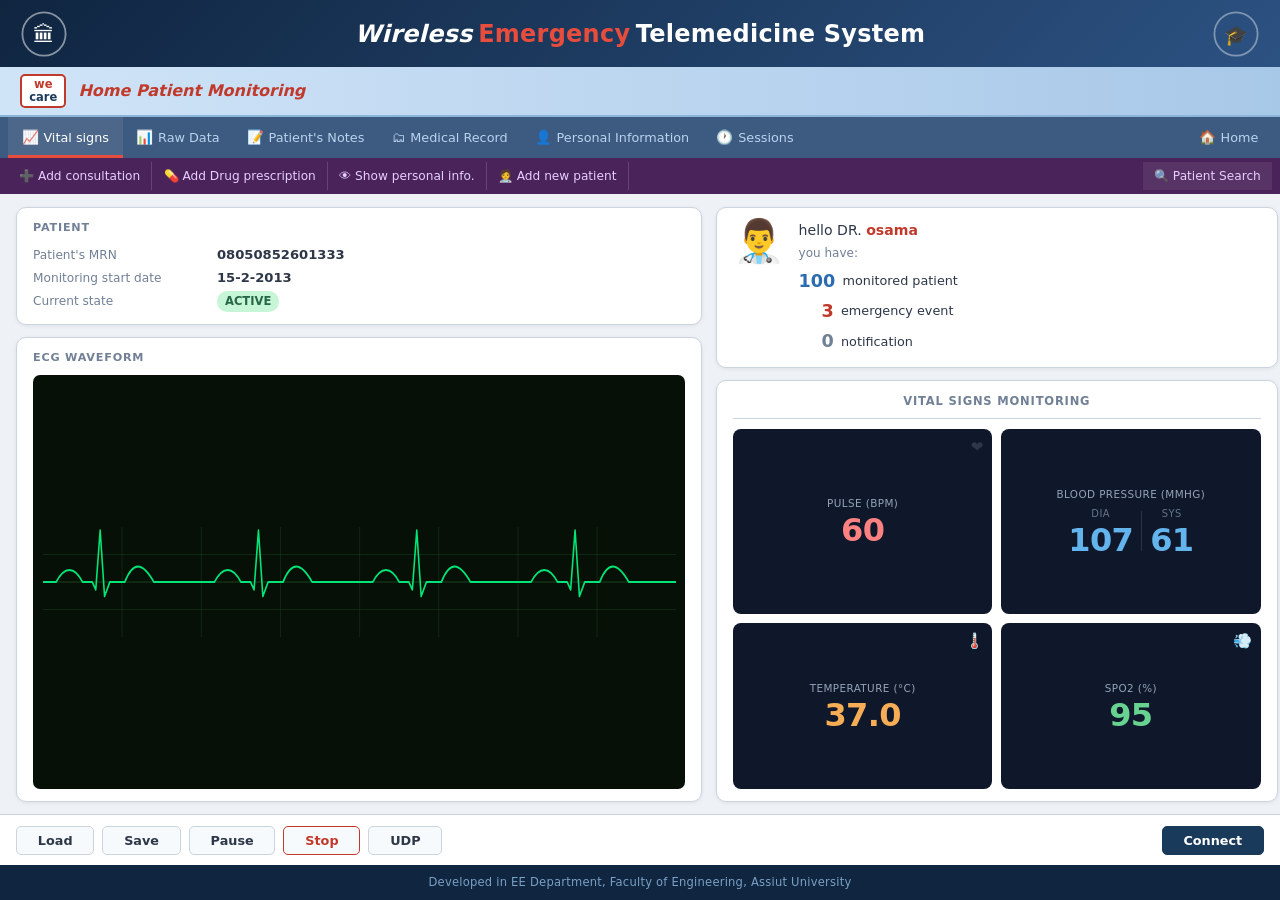
<file: ichidera/index.html>
<!DOCTYPE html>
<html lang="en">
<head>
  <meta charset="UTF-8" />
  <meta name="viewport" content="width=device-width, initial-scale=1.0" />
  <title>WETS — Home Patient Monitoring</title>
  <link rel="stylesheet" href="style.css" />
</head>
<body>

  <!-- header -->
  <header class="site-header">
    <div class="header-logo">
      <svg viewBox="0 0 40 40" fill="none" xmlns="http://www.w3.org/2000/svg">
        <circle cx="20" cy="20" r="18" stroke="rgba(255,255,255,0.5)" stroke-width="1.5"/>
        <text x="50%" y="55%" dominant-baseline="middle" text-anchor="middle" fill="white" font-size="18">🏛</text>
      </svg>
    </div>
    <div class="header-title">
      <span class="title-wireless">Wireless</span>
      <span class="title-emergency">Emergency</span>
      <span class="title-rest">Telemedicine System</span>
    </div>
    <div class="header-logo header-logo--right">
      <svg viewBox="0 0 40 40" fill="none" xmlns="http://www.w3.org/2000/svg">
        <circle cx="20" cy="20" r="18" stroke="rgba(255,255,255,0.4)" stroke-width="1.5"/>
        <text x="50%" y="55%" dominant-baseline="middle" text-anchor="middle" fill="white" font-size="16">🎓</text>
      </svg>
    </div>
  </header>

  <!-- sub-header -->
  <div class="sub-header">
    <div class="we-care-badge">
      <span class="wc-we">we</span>
      <span class="wc-care">care</span>
    </div>
    <h2 class="sub-header-title">Home Patient Monitoring</h2>
  </div>

  <!-- nav -->
  <nav class="main-nav" role="navigation" aria-label="Main navigation">
    <a href="#" class="nav-tab nav-tab--active" aria-current="page">
      <span class="nav-icon">📈</span> Vital signs
    </a>
    <a href="#" class="nav-tab">
      <span class="nav-icon">📊</span> Raw Data
    </a>
    <a href="#" class="nav-tab">
      <span class="nav-icon">📝</span> Patient's Notes
    </a>
    <a href="#" class="nav-tab">
      <span class="nav-icon">🗂</span> Medical Record
    </a>
    <a href="#" class="nav-tab">
      <span class="nav-icon">👤</span> Personal Information
    </a>
    <a href="#" class="nav-tab">
      <span class="nav-icon">🕐</span> Sessions
    </a>
    <a href="#" class="nav-tab nav-tab--home">
      <span class="nav-icon">🏠</span> Home
    </a>
  </nav>

  <!-- action bar -->
  <div class="action-bar" role="toolbar" aria-label="Quick actions">
    <a href="#" class="action-btn">➕ Add consultation</a>
    <a href="#" class="action-btn">💊 Add Drug prescription</a>
    <a href="#" class="action-btn">👁 Show personal info.</a>
    <a href="#" class="action-btn">🧑‍⚕️ Add new patient</a>
    <a href="#" class="action-btn action-btn--search">🔍 Patient Search</a>
  </div>

  <!-- main content -->
  <main class="main-content">

    <!-- left column -->
    <section class="left-col">

      <!-- Patient quick-info -->
      <div class="patient-card">
        <p class="card-eyebrow">patient</p>
        <dl class="patient-dl">
          <div class="patient-dl__row">
            <dt>Patient's MRN</dt>
            <dd>08050852601333</dd>
          </div>
          <div class="patient-dl__row">
            <dt>Monitoring start date</dt>
            <dd>15-2-2013</dd>
          </div>
          <div class="patient-dl__row">
            <dt>Current state</dt>
            <dd><span class="badge badge--active">active</span></dd>
          </div>
        </dl>
      </div>

      <!-- ECG Waveform -->
      <div class="ecg-card">
        <p class="card-eyebrow">ECG waveform</p>
        <div class="ecg-display" role="img" aria-label="Live ECG waveform">
          <svg
            class="ecg-svg"
            viewBox="0 0 720 100"
            preserveAspectRatio="none"
            xmlns="http://www.w3.org/2000/svg"
          >
            <!-- Horizontal grid lines -->
            <line x1="0" y1="25"  x2="720" y2="25"  stroke="#1a4020" stroke-width="0.5"/>
            <line x1="0" y1="50"  x2="720" y2="50"  stroke="#1d5025" stroke-width="0.8"/>
            <line x1="0" y1="75"  x2="720" y2="75"  stroke="#1a4020" stroke-width="0.5"/>
            <!-- Vertical grid lines -->
            <line x1="90"  y1="0" x2="90"  y2="100" stroke="#1a4020" stroke-width="0.5"/>
            <line x1="180" y1="0" x2="180" y2="100" stroke="#1a4020" stroke-width="0.5"/>
            <line x1="270" y1="0" x2="270" y2="100" stroke="#1a4020" stroke-width="0.5"/>
            <line x1="360" y1="0" x2="360" y2="100" stroke="#1a4020" stroke-width="0.5"/>
            <line x1="450" y1="0" x2="450" y2="100" stroke="#1a4020" stroke-width="0.5"/>
            <line x1="540" y1="0" x2="540" y2="100" stroke="#1a4020" stroke-width="0.5"/>
            <line x1="630" y1="0" x2="630" y2="100" stroke="#1a4020" stroke-width="0.5"/>
            <!-- ECG trace — 4 PQRST cycles across 720px (180px each) -->
            <path
              d="
                M 0,50
                L 15,50
                Q 22,39 30,39 Q 38,39 45,50
                L 56,50 L 60,57 L 65,3 L 70,63 L 76,50
                L 93,50
                Q 100,36 108,36 Q 116,36 126,50
                L 180,50

                L 195,50
                Q 202,39 210,39 Q 218,39 225,50
                L 236,50 L 240,57 L 245,3 L 250,63 L 256,50
                L 273,50
                Q 280,36 288,36 Q 296,36 306,50
                L 360,50

                L 375,50
                Q 382,39 390,39 Q 398,39 405,50
                L 416,50 L 420,57 L 425,3 L 430,63 L 436,50
                L 453,50
                Q 460,36 468,36 Q 476,36 486,50
                L 540,50

                L 555,50
                Q 562,39 570,39 Q 578,39 585,50
                L 596,50 L 600,57 L 605,3 L 610,63 L 616,50
                L 633,50
                Q 640,36 648,36 Q 656,36 666,50
                L 720,50
              "
              fill="none"
              stroke="#00e676"
              stroke-width="1.8"
              stroke-linejoin="round"
              stroke-linecap="round"
            />
          </svg>
        </div>
      </div>

    </section>

    <!-- right column -->
    <section class="right-col">

      <!-- Doctor greeting / summary -->
      <div class="greeting-card">
        <div class="greeting-avatar" aria-hidden="true">👨‍⚕️</div>
        <div class="greeting-body">
          <p class="greeting-hello">hello DR. <strong>osama</strong></p>
          <p class="greeting-sub">you have:</p>
          <ul class="summary-list">
            <li>
              <span class="summary-num summary-num--blue">100</span>
              <span class="summary-label">monitored patient</span>
            </li>
            <li>
              <span class="summary-num summary-num--red">3</span>
              <span class="summary-label">emergency event</span>
            </li>
            <li>
              <span class="summary-num summary-num--muted">0</span>
              <span class="summary-label">notification</span>
            </li>
          </ul>
        </div>
      </div>

      <!-- Vital signs monitoring -->
      <div class="vitals-card">
        <p class="vitals-heading">Vital Signs Monitoring</p>
        <div class="vitals-grid">

          <!-- Pulse -->
          <div class="vital pulse">
            <span class="vital-icon" aria-hidden="true">❤️</span>
            <p class="vital-label">pulse (bpm)</p>
            <p class="vital-value">60</p>
          </div>

          <!-- Blood pressure -->
          <div class="vital bp">
            <p class="vital-label">Blood Pressure (mmHg)</p>
            <div class="bp-row">
              <div class="bp-cell">
                <p class="bp-tag">DIA</p>
                <p class="vital-value">107</p>
              </div>
              <div class="bp-divider" aria-hidden="true"></div>
              <div class="bp-cell">
                <p class="bp-tag">SYS</p>
                <p class="vital-value">61</p>
              </div>
            </div>
          </div>

          <!-- Temperature -->
          <div class="vital temp">
            <span class="vital-icon" aria-hidden="true">🌡️</span>
            <p class="vital-label">Temperature (°C)</p>
            <p class="vital-value">37.0</p>
          </div>

          <!-- SpO2 -->
          <div class="vital spo2">
            <span class="vital-icon" aria-hidden="true">💨</span>
            <p class="vital-label">SpO2 (%)</p>
            <p class="vital-value">95</p>
          </div>

        </div>
      </div>

    </section>
  </main>

  <!-- controls bar -->
  <div class="controls-bar">
    <button class="ctrl-btn" type="button">Load</button>
    <button class="ctrl-btn" type="button">Save</button>
    <button class="ctrl-btn" type="button">Pause</button>
    <button class="ctrl-btn ctrl-btn--danger" type="button">Stop</button>
    <button class="ctrl-btn" type="button">UDP</button>
    <button class="ctrl-btn ctrl-btn--primary" type="button">Connect</button>
  </div>

  <!-- footer -->
  <footer class="site-footer">
    Developed in EE Department, Faculty of Engineering, Assiut University
  </footer>

</body>
</html>
</file>
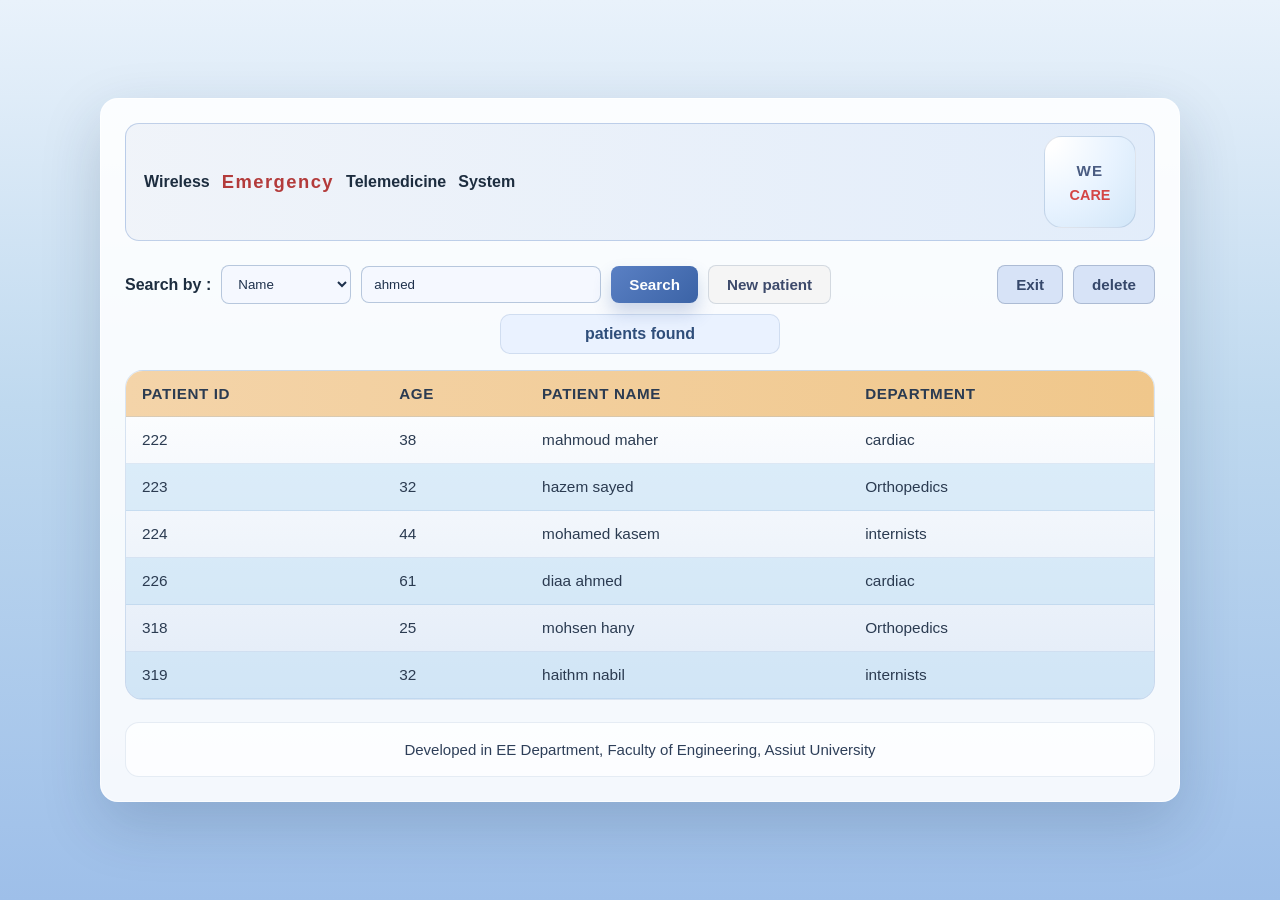
<file: Success/index.html>
<!DOCTYPE html>
<html lang="en">
<head>
  <meta charset="UTF-8" />
  <meta name="viewport" content="width=device-width, initial-scale=1.0" />
  <title>Wireless Emergency Telemedicine System</title>
  <link rel="stylesheet" href="style.css" />
</head>
<body>
  <div class="app-shell">
    <header class="app-header">
      <div class="brand">
        <span class="brand-small">Wireless</span>
        <span class="brand-highlight">Emergency</span>
        <span class="brand-small">Telemedicine</span>
        <span class="brand-small">System</span>
      </div>
      <div class="logo-panel">
        <div class="logo-badge">
          <div class="logo-text">we</div>
          <div class="logo-heart">care</div>
        </div>
      </div>
    </header>

    <section class="controls-panel">
      <form class="search-form" action="#" method="get" onsubmit="return false;">
        <label class="search-label" for="filter">Search by :</label>
        <select id="filter" name="filter">
          <option value="name">Name</option>
          <option value="id">Patient ID</option>
          <option value="department">Department</option>
        </select>
        <input type="text" name="query" placeholder="ahmed" value="ahmed" />
        <button type="submit" class="btn btn-primary">Search</button>
        <button type="button" class="btn btn-secondary">New patient</button>
      </form>
      <div class="action-panel">
        <button type="button" class="btn btn-tertiary">Exit</button>
        <button type="button" class="btn btn-tertiary">delete</button>
      </div>
    </section>

    <div class="status-bar">patients found</div>

    <section class="table-container">
      <table>
        <thead>
          <tr>
            <th>Patient ID</th>
            <th>age</th>
            <th>Patient Name</th>
            <th>department</th>
          </tr>
        </thead>
        <tbody>
          <tr>
            <td>222</td>
            <td>38</td>
            <td>mahmoud maher</td>
            <td>cardiac</td>
          </tr>
          <tr>
            <td>223</td>
            <td>32</td>
            <td>hazem sayed</td>
            <td>Orthopedics</td>
          </tr>
          <tr>
            <td>224</td>
            <td>44</td>
            <td>mohamed kasem</td>
            <td>internists</td>
          </tr>
          <tr>
            <td>226</td>
            <td>61</td>
            <td>diaa ahmed</td>
            <td>cardiac</td>
          </tr>
          <tr>
            <td>318</td>
            <td>25</td>
            <td>mohsen hany</td>
            <td>Orthopedics</td>
          </tr>
          <tr>
            <td>319</td>
            <td>32</td>
            <td>haithm nabil</td>
            <td>internists</td>
          </tr>
        </tbody>
      </table>
    </section>

    <footer class="app-footer">
      Developed in EE Department, Faculty of Engineering, Assiut University
    </footer>
  </div>
</body>
</html>
</file>
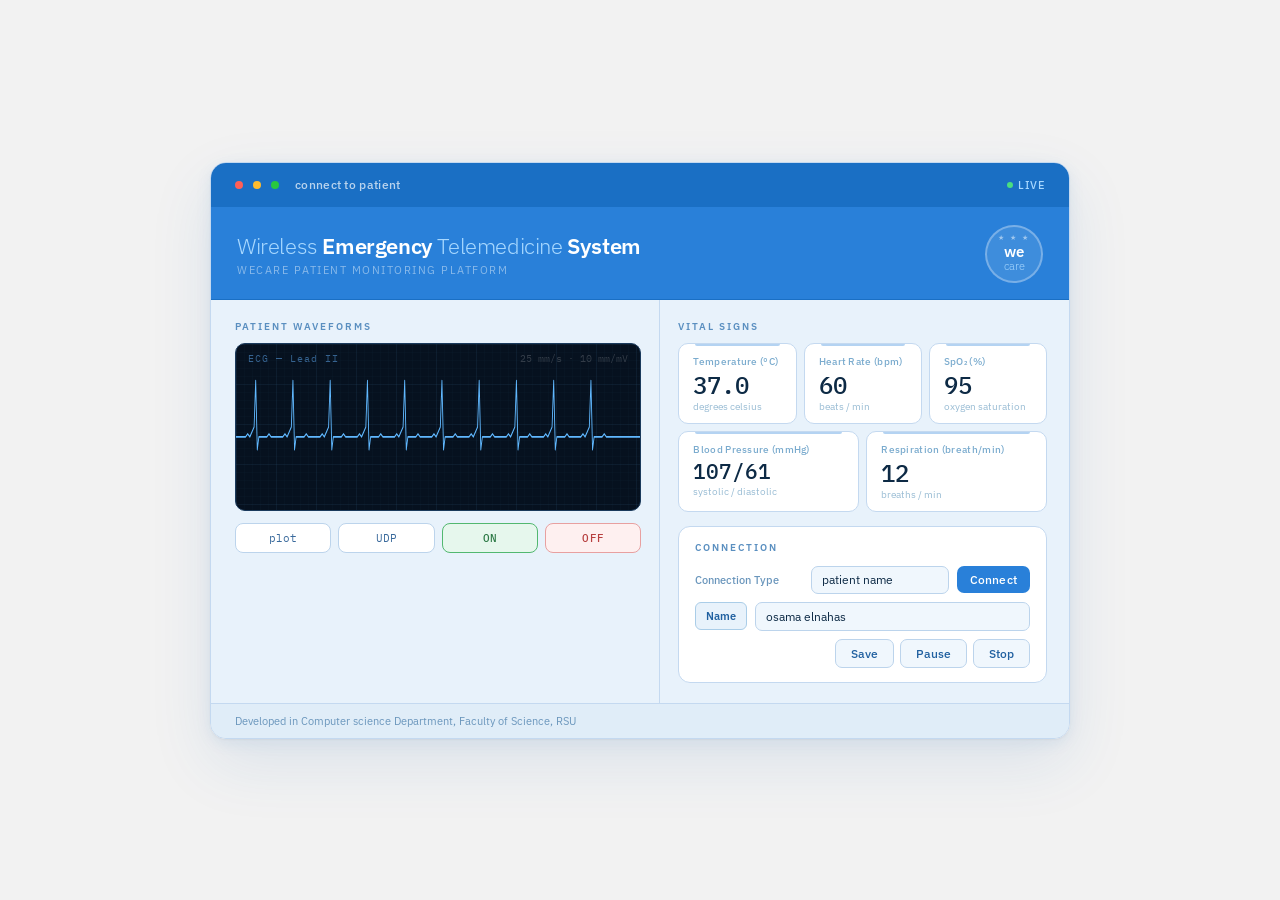
<file: Sobomate/vitals.html>
<!DOCTYPE html>
<html lang="en">
<head>
  <meta charset="UTF-8">
  <title>Patient Vitals Monitor</title>
<link rel="stylesheet" href="vitals.css"></head>
  <body>

<div class="app">

  <!-- topbar -->
  <div class="topbar">
    <div class="topbar-left">
      <div class="topbar-dot td-r"></div>
      <div class="topbar-dot td-y"></div>
      <div class="topbar-dot td-g"></div>
      <span class="topbar-title">connect to patient</span>
    </div>
    <div class="topbar-right">
      <div class="live-badge"><div class="live-dot"></div> LIVE</div>
    </div>
  </div>
<!-- header -->
  <div class="header">
    <div>
      <div class="brand-name"><span>Wireless</span> Emergency <span>Telemedicine</span> System</div>
      <div class="brand-sub">WeCare Patient Monitoring Platform</div>
    </div>
    <div class="we-care">
      <div class="wc-stars">★ ★ ★</div>
      <div class="wc-we">we</div>
      <div class="wc-care">care</div>
    </div>
  </div>

  <!-- body -->
  <div class="body">

    <!-- left -->
    <div class="left">
      <div class="section-label">Patient Waveforms</div>

      <div class="ecg-shell">
        <div class="ecg-bar">
          <span class="ecg-ch">ECG — Lead II</span>
          <span class="ecg-hz">25 mm/s · 10 mm/mV</span>
        </div>

        <svg class="ecg-svg" viewBox="0 0 760 168" preserveAspectRatio="none" xmlns="http://www.w3.org/2000/svg">
          <polyline
            fill="none"
            stroke="#60b8ff"
            stroke-width="1.7"
            stroke-linejoin="round"
            stroke-linecap="round"
            points="
              0,94 18,94 22,91 26,94 34,84 37,37 40,107 43,94
              58,94 62,91 66,94 70,94
              88,94 92,91 96,94 104,84 107,37 110,107 113,94
              128,94 132,91 136,94 140,94
              158,94 162,91 166,94 174,84 177,37 180,107 183,94
              198,94 202,91 206,94 210,94
              228,94 232,91 236,94 244,84 247,37 250,107 253,94
              268,94 272,91 276,94 280,94
              298,94 302,91 306,94 314,84 317,37 320,107 323,94
              338,94 342,91 346,94 350,94
              368,94 372,91 376,94 384,84 387,37 390,107 393,94
              408,94 412,91 416,94 420,94
              438,94 442,91 446,94 454,84 457,37 460,107 463,94
              478,94 482,91 486,94 490,94
              508,94 512,91 516,94 524,84 527,37 530,107 533,94
              548,94 552,91 556,94 560,94
              578,94 582,91 586,94 594,84 597,37 600,107 603,94
              618,94 622,91 626,94 630,94
              648,94 652,91 656,94 664,84 667,37 670,107 673,94
              688,94 692,91 696,94 760,94
            "
          />
        </svg>
      </div>

      <div class="ctrl-row">
        <div class="ctrl-btn">plot</div>
        <div class="ctrl-btn">UDP</div>
        <div class="ctrl-btn on">ON</div>
        <div class="ctrl-btn off">OFF</div>
      </div>
    </div>

    <!-- right -->
    <div class="right">

      <div>
        <div class="section-label" style="margin-bottom:10px;">Vital Signs</div>

        <div class="vitals-row vr-3" style="margin-bottom:7px;">
          <div class="vcard">
            <div class="vcard-lbl">Temperature (°C)</div>
            <div class="vcard-val">37.0</div>
            <div class="vcard-unit">degrees celsius</div>
          </div>
          <div class="vcard">
            <div class="vcard-lbl">Heart Rate (bpm)</div>
            <div class="vcard-val">60</div>
            <div class="vcard-unit">beats / min</div>
          </div>
          <div class="vcard">
            <div class="vcard-lbl">SpO₂ (%)</div>
            <div class="vcard-val">95</div>
            <div class="vcard-unit">oxygen saturation</div>
          </div>
        </div>

        <div class="vitals-row vr-2">
          <div class="vcard">
            <div class="vcard-lbl">Blood Pressure (mmHg)</div>
            <div class="vcard-val" style="font-size:21px;">107/61</div>
            <div class="vcard-unit">systolic / diastolic</div>
          </div>
          <div class="vcard">
            <div class="vcard-lbl">Respiration (breath/min)</div>
            <div class="vcard-val">12</div>
            <div class="vcard-unit">breaths / min</div>
          </div>
        </div>
      </div>

      <!-- connect -->
      <div class="connect-box">
        <div class="conn-title">Connection</div>

        <div class="f-row">
          <span class="f-lbl">Connection Type</span>
          <select class="f-select">
            <option>patient name</option>
            <option>patient ID</option>
            <option>room number</option>
          </select>
          <button class="conn-btn">Connect</button>
        </div>

        <div class="f-row">
          <span class="name-tag">Name</span>
          <input class="f-input" type="text" value="osama elnahas" />
        </div>

        <div class="action-row">
          <button class="act-btn">Save</button>
          <button class="act-btn">Pause</button>
          <button class="act-btn">Stop</button>
        </div>
      </div>

    </div>
  </div>

  <!-- footer -->
  <div class="footer">
    <span class="footer-txt">Developed in Computer science Department, Faculty of Science, RSU</span>
  </div>

</div>

</body>
</html>
</file>
<file: ichidera/style.css>
/* reset & base */
*, *::before, *::after {
  box-sizing: border-box;
  margin: 0;
  padding: 0;
}

:root {
  --navy:        #1a3a5c;
  --navy-dark:   #0f2540;
  --navy-light:  #2c5282;
  --red:         #c0392b;
  --red-light:   #e74c3c;
  --purple:      #4a235a;
  --purple-light:#6b3686;
  --green:       #27ae60;

  --bg:          #eef2f7;
  --surface:     #ffffff;
  --border:      #cbd5e0;

  --text:        #2d3748;
  --text-muted:  #718096;

  --ecg-bg:      #071007;

  /* vital sign accent colours */
  --pulse-col:   #fc8181;
  --bp-col:      #63b3ed;
  --temp-col:    #f6ad55;
  --spo2-col:    #68d391;
}

html, body {
  height: 100%;
}

body {
  font-family: 'Segoe UI', system-ui, -apple-system, sans-serif;
  background: var(--bg);
  color: var(--text);
  display: flex;
  flex-direction: column;
  min-height: 100vh;
  font-size: 14px;
  line-height: 1.5;
}

/* header */
.site-header {
  background: linear-gradient(135deg, var(--navy-dark) 0%, var(--navy-light) 100%);
  display: flex;
  align-items: center;
  justify-content: space-between;
  padding: 0.6rem 1.25rem;
  gap: 1rem;
}

.header-logo {
  width: 48px;
  height: 48px;
  flex-shrink: 0;
}

.header-logo svg {
  width: 100%;
  height: 100%;
}

.header-title {
  display: flex;
  flex-wrap: wrap;
  align-items: baseline;
  justify-content: center;
  gap: 0.35rem;
  font-size: 1.5rem;
  font-weight: 700;
  letter-spacing: 0.01em;
}

.title-wireless  { font-style: italic; color: #fff; }
.title-emergency { color: var(--red-light); }
.title-rest      { color: #fff; }

/* sub-header */
.sub-header {
  background: linear-gradient(to right, #d0e4f7, #a8c8e8);
  border-bottom: 2px solid #8ab4d8;
  display: flex;
  align-items: center;
  gap: 0.75rem;
  padding: 0.45rem 1.25rem;
}

.we-care-badge {
  display: flex;
  flex-direction: column;
  align-items: center;
  background: #fff;
  border: 2px solid var(--red);
  border-radius: 5px;
  padding: 0.1rem 0.45rem;
  line-height: 1.15;
  font-weight: 800;
  font-size: 0.72rem;
  flex-shrink: 0;
}

.wc-we   { color: var(--red); }
.wc-care { color: var(--navy); }

.sub-header-title {
  color: var(--red);
  font-size: 1rem;
  font-weight: 700;
  font-style: italic;
}

/* nav */
.main-nav {
  background: #3d5a80;
  display: flex;
  overflow-x: auto;
  scrollbar-width: none;
  padding: 0 0.5rem;
}

.main-nav::-webkit-scrollbar { display: none; }

.nav-tab {
  display: flex;
  align-items: center;
  gap: 0.3rem;
  color: #b8d4f0;
  text-decoration: none;
  padding: 0.45rem 0.85rem;
  font-size: 0.8rem;
  white-space: nowrap;
  border-bottom: 3px solid transparent;
  border-top: 3px solid transparent;
  transition: background 0.15s, border-color 0.15s, color 0.15s;
}

.nav-tab:hover {
  background: rgba(255, 255, 255, 0.1);
  color: #fff;
}

.nav-tab--active {
  color: #fff;
  border-bottom-color: var(--red-light);
  background: rgba(255, 255, 255, 0.08);
}

.nav-tab--home { margin-left: auto; }

.nav-icon { font-size: 0.85rem; }

/* action bar */
.action-bar {
  background: var(--purple);
  display: flex;
  flex-wrap: wrap;
  padding: 0.25rem 0.5rem;
  gap: 0;
}

.action-btn {
  color: #e8cfff;
  text-decoration: none;
  padding: 0.3rem 0.7rem;
  font-size: 0.76rem;
  border-right: 1px solid rgba(255, 255, 255, 0.15);
  white-space: nowrap;
  transition: background 0.15s, color 0.15s;
}

.action-btn:hover {
  background: rgba(255, 255, 255, 0.12);
  color: #fff;
}

.action-btn:last-child { border-right: none; }

.action-btn--search {
  margin-left: auto;
  background: rgba(255, 255, 255, 0.07);
}

/* main content grid */
.main-content {
  flex: 1;
  display: grid;
  grid-template-columns: 55% 45%;
  gap: 0.85rem;
  padding: 0.85rem 1rem 0;
}

/* left column */
.left-col {
  display: flex;
  flex-direction: column;
  gap: 0.75rem;
}

/* Shared card base */
.patient-card,
.ecg-card,
.greeting-card,
.vitals-card {
  background: var(--surface);
  border: 1px solid var(--border);
  border-radius: 10px;
  padding: 0.75rem 1rem;
  box-shadow: 0 1px 4px rgba(0, 0, 0, 0.07);
}

.card-eyebrow {
  font-size: 0.7rem;
  font-weight: 700;
  text-transform: uppercase;
  letter-spacing: 0.07em;
  color: var(--text-muted);
  margin-bottom: 0.5rem;
}

/* Patient info */
.patient-dl { display: flex; flex-direction: column; gap: 0.2rem; }

.patient-dl__row {
  display: flex;
  gap: 0.5rem;
  font-size: 0.82rem;
  align-items: baseline;
}

.patient-dl__row dt {
  color: var(--text-muted);
  font-size: 0.76rem;
  flex-shrink: 0;
  min-width: 11rem;
}

.patient-dl__row dd {
  font-weight: 600;
  color: var(--text);
}

.badge {
  display: inline-block;
  padding: 0.1rem 0.5rem;
  border-radius: 20px;
  font-size: 0.72rem;
  font-weight: 700;
  text-transform: uppercase;
}

.badge--active {
  background: #c6f6d5;
  color: #276749;
}

/* ECG card */
.ecg-card { flex: 1; display: flex; flex-direction: column; }

.ecg-display {
  flex: 1;
  background: var(--ecg-bg);
  border-radius: 7px;
  padding: 0.6rem;
  min-height: 130px;
  display: flex;
  align-items: center;
}

.ecg-svg {
  width: 100%;
  height: 110px;
  display: block;
}

/* right column */
.right-col {
  display: flex;
  flex-direction: column;
  gap: 0.75rem;
}

/* Greeting card */
.greeting-card {
  display: flex;
  gap: 0.85rem;
  align-items: flex-start;
}

.greeting-avatar { font-size: 2.6rem; line-height: 1; flex-shrink: 0; }

.greeting-hello {
  font-size: 0.88rem;
  margin-bottom: 0.15rem;
}

.greeting-hello strong { color: var(--red); }

.greeting-sub {
  font-size: 0.75rem;
  color: var(--text-muted);
  margin-bottom: 0.35rem;
}

.summary-list {
  list-style: none;
  display: flex;
  flex-direction: column;
  gap: 0.25rem;
}

.summary-list li {
  display: flex;
  align-items: center;
  gap: 0.45rem;
  font-size: 0.8rem;
}

.summary-num {
  font-weight: 800;
  font-size: 1.1rem;
  min-width: 2.2rem;
  display: inline-block;
  text-align: right;
}

.summary-num--blue  { color: #2b6cb0; }
.summary-num--red   { color: var(--red); }
.summary-num--muted { color: var(--text-muted); }

.summary-label { color: var(--text); }

/* Vitals card */
.vitals-card { flex: 1; display: flex; flex-direction: column; }

.vitals-heading {
  font-size: 0.72rem;
  font-weight: 700;
  text-transform: uppercase;
  letter-spacing: 0.07em;
  color: var(--text-muted);
  text-align: center;
  padding-bottom: 0.5rem;
  margin-bottom: 0.6rem;
  border-bottom: 1px solid var(--border);
}

.vitals-grid {
  display: grid;
  grid-template-columns: 1fr 1fr;
  gap: 0.55rem;
  flex: 1;
}

/* Individual vital tile */
.vital {
  background: #0f172a;
  border-radius: 8px;
  padding: 0.55rem 0.7rem;
  text-align: center;
  position: relative;
  display: flex;
  flex-direction: column;
  align-items: center;
  justify-content: center;
  gap: 0.15rem;
}

.vital-icon {
  position: absolute;
  top: 0.45rem;
  right: 0.55rem;
  font-size: 0.95rem;
}

.vital-label {
  font-size: 0.65rem;
  color: #94a3b8;
  text-transform: uppercase;
  letter-spacing: 0.04em;
}

.vital-value {
  font-size: 2rem;
  font-weight: 800;
  line-height: 1;
  letter-spacing: -0.02em;
}

/* Colour per vital */
.pulse .vital-value { color: var(--pulse-col); }
.bp    .vital-value { color: var(--bp-col); }
.temp  .vital-value { color: var(--temp-col); }
.spo2  .vital-value { color: var(--spo2-col); }

/* BP tile: two values side by side */
.bp-row {
  display: flex;
  align-items: center;
  gap: 0.5rem;
  margin-top: 0.15rem;
}

.bp-cell {
  display: flex;
  flex-direction: column;
  align-items: center;
}

.bp-tag {
  font-size: 0.62rem;
  color: #64748b;
  letter-spacing: 0.05em;
  text-transform: uppercase;
  margin-bottom: 0.1rem;
}

.bp-divider {
  width: 1px;
  height: 2.5rem;
  background: rgba(255, 255, 255, 0.12);
  flex-shrink: 0;
}

/* controls bar */
.controls-bar {
  display: flex;
  flex-wrap: wrap;
  gap: 0.5rem;
  padding: 0.65rem 1rem;
  background: var(--surface);
  border-top: 1px solid var(--border);
  margin-top: 0.75rem;
}

.ctrl-btn {
  padding: 0.38rem 1.3rem;
  border: 1px solid var(--border);
  background: #f7fafc;
  border-radius: 5px;
  font-size: 0.8rem;
  font-weight: 600;
  cursor: pointer;
  color: var(--text);
  font-family: inherit;
  transition: background 0.12s, border-color 0.12s;
}

.ctrl-btn:hover { background: #e2e8f0; }

.ctrl-btn:focus-visible {
  outline: 2px solid var(--navy-light);
  outline-offset: 2px;
}

.ctrl-btn--danger {
  border-color: var(--red);
  color: var(--red);
}

.ctrl-btn--danger:hover { background: #fff5f5; }

.ctrl-btn--primary {
  background: var(--navy);
  color: #fff;
  border-color: var(--navy);
  margin-left: auto;
}

.ctrl-btn--primary:hover { background: var(--navy-light); }

/* footer */
.site-footer {
  background: var(--navy-dark);
  color: #7aa0c4;
  text-align: center;
  font-size: 0.72rem;
  padding: 0.55rem 1rem;
  letter-spacing: 0.02em;
}
</file>
<file: Success/style.css>
:root {
  color-scheme: light;
  font-family: 'Segoe UI', Tahoma, Geneva, Verdana, sans-serif;
  background: #d4e5f7;
  color: #1d2d3f;
}

* {
  box-sizing: border-box;
}

body {
  margin: 0;
  min-height: 100vh;
  display: flex;
  align-items: center;
  justify-content: center;
  background: linear-gradient(180deg, #e9f2fb 0%, #bfd9ef 45%, #9ebfe9 100%);
}

.app-shell {
  width: 100%;
  max-width: 1080px;
  margin: 24px;
  padding: 24px;
  background: rgba(255, 255, 255, 0.88);
  border: 1px solid rgba(255, 255, 255, 0.75);
  border-radius: 18px;
  box-shadow: 0 22px 60px rgba(22, 42, 75, 0.18);
}

.app-header {
  display: flex;
  align-items: center;
  justify-content: space-between;
  gap: 16px;
  padding: 12px 18px;
  background: linear-gradient(90deg, rgba(239, 243, 249, 0.95), rgba(225, 236, 250, 0.95));
  border: 1px solid rgba(143, 171, 215, 0.5);
  border-radius: 14px;
}

.brand {
  display: flex;
  flex-wrap: wrap;
  gap: 12px;
  align-items: center;
}

.brand-small,
.brand-highlight {
  font-size: 1rem;
  font-weight: 600;
}

.brand-highlight {
  color: #b33b3b;
  font-size: 1.15rem;
  letter-spacing: 0.08em;
}

.logo-panel {
  display: flex;
  align-items: center;
}

.logo-badge {
  position: relative;
  width: 92px;
  height: 92px;
  border-radius: 18px;
  border: 1px solid rgba(46, 72, 122, 0.14);
  background: radial-gradient(circle at top left, #fff 10%, #e8f3ff 56%, #d1e6f8 100%);
  display: flex;
  flex-direction: column;
  align-items: center;
  justify-content: center;
  padding: 10px;
  text-transform: uppercase;
  font-weight: 700;
  color: #4a5c82;
}

.logo-text {
  font-size: 0.95rem;
  letter-spacing: 0.08em;
}

.logo-heart {
  margin-top: 8px;
  width: 100%;
  text-align: center;
  font-size: 0.9rem;
  color: #d44545;
}

.controls-panel {
  margin: 24px 0 10px;
  display: flex;
  flex-wrap: wrap;
  justify-content: space-between;
  gap: 12px;
  align-items: center;
}

.search-form {
  display: flex;
  flex-wrap: wrap;
  gap: 10px;
  align-items: center;
}

.search-label {
  font-weight: 600;
}

.search-form select,
.search-form input {
  min-width: 130px;
  padding: 10px 12px;
  border-radius: 8px;
  border: 1px solid rgba(91, 126, 170, 0.4);
  background: #f5f8ff;
  color: #1e314c;
}

.search-form input {
  width: 240px;
}

.btn {
  display: inline-flex;
  align-items: center;
  justify-content: center;
  border: none;
  border-radius: 8px;
  padding: 10px 18px;
  font-size: 0.95rem;
  font-weight: 600;
  cursor: pointer;
  transition: transform 0.18s ease, box-shadow 0.18s ease, background-color 0.18s ease;
}

.btn:hover {
  transform: translateY(-1px);
}

.btn-primary {
  background: linear-gradient(135deg, #5a80c4, #3b63a6);
  color: #fff;
  box-shadow: 0 10px 18px rgba(59, 97, 166, 0.24);
}

.btn-secondary {
  background: #f5f5f5;
  color: #3d4a6b;
  border: 1px solid rgba(94, 117, 152, 0.22);
}

.btn-tertiary {
  background: #d7e3f7;
  color: #36486b;
  border: 1px solid rgba(95, 116, 149, 0.36);
}

.action-panel {
  display: flex;
  gap: 10px;
}

.status-bar {
  max-width: 280px;
  margin: 0 auto 16px;
  padding: 10px 14px;
  text-align: center;
  border-radius: 10px;
  background: #eaf2ff;
  border: 1px solid rgba(92, 122, 174, 0.18);
  color: #2f4e7a;
  font-weight: 600;
}

.table-container {
  overflow: hidden;
  border-radius: 18px;
  border: 1px solid rgba(148, 180, 219, 0.35);
  background: linear-gradient(180deg, rgba(255,255,255,0.95) 0%, rgba(224,234,247,0.95) 100%);
}

table {
  width: 100%;
  border-collapse: collapse;
  min-width: 720px;
}

thead {
  background: linear-gradient(90deg, #f4d4a9, #f0c78b);
}

th,
td {
  padding: 14px 16px;
  text-align: left;
  border-bottom: 1px solid rgba(139, 176, 215, 0.25);
  color: #2b3b51;
}

th {
  font-size: 0.95rem;
  letter-spacing: 0.04em;
  text-transform: uppercase;
}

tbody tr:nth-child(even) {
  background: rgba(197, 226, 246, 0.54);
}

tbody tr:hover {
  background: rgba(179, 208, 235, 0.72);
}

tbody td {
  font-size: 0.96rem;
}

.app-footer {
  margin-top: 22px;
  padding: 18px 14px;
  text-align: center;
  font-size: 0.94rem;
  color: #2e3f59;
  background: rgba(255, 255, 255, 0.72);
  border-radius: 14px;
  border: 1px solid rgba(144, 171, 205, 0.22);
}

@media (max-width: 840px) {
  .app-shell {
    margin: 16px;
    padding: 18px;
  }

  .search-form input {
    width: 100%;
  }

  .search-form,
  .action-panel {
    width: 100%;
    justify-content: stretch;
  }

  .action-panel {
    flex-wrap: wrap;
  }

  .action-panel .btn {
    width: 100%;
  }
}
</file>
<file: Sobomate/vitals.css>
@import url('https://fonts.googleapis.com/css2?family=IBM+Plex+Sans:wght@300;400;500;600&family=IBM+Plex+Mono:wght@400;500&display=swap');

    *, *::before, *::after { 
        margin: 0; 
        padding: 0; 
        box-sizing: border-box; 
    }

    html, body {
      min-height: 100vh;
      background: #f2f2f2;
      font-family: 'IBM Plex Sans', sans-serif;
      display: flex;
      align-items: center;
      justify-content: center;
    }

    /* ── shell ── */
    .app {
      width: 860px;
      border-radius: 16px;
      overflow: hidden;
      box-shadow:
        0 1px 2px rgba(0,0,0,0.04),
        0 4px 16px rgba(30,100,180,0.08),
        0 24px 64px rgba(30,100,180,0.10);
      border: 1px solid #c4d9f0;
    }

    /* ── topbar ── */
    .topbar {
      background: #1a6fc4;
      padding: 0 24px;
      height: 44px;
      display: flex;
      align-items: center;
      justify-content: space-between;
    }

    .topbar-left {
      display: flex;
      align-items: center;
      gap: 10px;
    }

    .topbar-dot { 
        width: 8px; 
        height: 8px; 
        border-radius: 50%; 
    }
    .td-r { background: #ff5f57; }
    .td-y { background: #febc2e; }
    .td-g { background: #28c840; }

    .topbar-title {
      margin-left: 6px;
      font-size: 12px;
      font-weight: 500;
      color: rgba(255,255,255,0.7);
      letter-spacing: 0.3px;
    }

    .topbar-right {
      display: flex;
      align-items: center;
      gap: 16px;
    }

    .live-badge {
      display: flex;
      align-items: center;
      gap: 5px;
      font-size: 11px;
      font-weight: 500;
      color: #a8d8ff;
      letter-spacing: 0.5px;
    }

    .live-dot {
      width: 6px; height: 6px;
      border-radius: 50%;
      background: #4ade80;
      animation: pulse 1.4s ease-in-out infinite;
    }

    @keyframes pulse {
      0%, 100% { opacity: 1; }
      50% { opacity: 0.3; }
    }

    .topbar-time {
      font-family: 'IBM Plex Mono', monospace;
      font-size: 11px;
      color: rgba(255,255,255,0.45);
    }

    /* ── header ── */
    .header {
      background: #2980d9;
      padding: 18px 26px 16px;
      display: flex;
      align-items: center;
      justify-content: space-between;
      border-bottom: 1px solid #1a6fc4;
    }

    .brand-name {
      font-size: 22px;
      font-weight: 600;
      color: #fff;
      letter-spacing: -0.4px;
    }

    .brand-name span { color: #a8d8ff; font-weight: 300; }

    .brand-sub {
      font-size: 11px;
      color: rgba(255,255,255,0.45);
      margin-top: 3px;
      letter-spacing: 1.5px;
      text-transform: uppercase;
    }

    .we-care {
      width: 58px; height: 58px;
      border-radius: 50%;
      border: 2px solid rgba(255,255,255,0.3);
      background: rgba(255,255,255,0.1);
      display: flex;
      flex-direction: column;
      align-items: center;
      justify-content: center;
    }

    .wc-we   { font-size: 15px; font-weight: 600; color: #fff; line-height: 1; }
    .wc-care { font-size: 11px; font-weight: 300; color: #a8d8ff; line-height: 1.3; }
    .wc-stars { font-size: 7px; color: rgba(255,255,255,0.5); letter-spacing: 2px; margin-bottom: 2px; }

    /* ── body grid ── */
    .body {
      background: #e8f2fb;
      display: grid;
      grid-template-columns: 1.1fr 1fr;
    }

    /* ── left panel ── */
    .left {
      padding: 20px 18px 20px 24px;
      border-right: 1px solid #c4d9f0;
    }

    .section-label {
      font-size: 10px;
      font-weight: 600;
      letter-spacing: 2px;
      text-transform: uppercase;
      color: #5a8fc0;
      margin-bottom: 10px;
    }

    /* ECG */
    .ecg-shell {
      background: #06111f;
      border-radius: 10px;
      border: 1px solid #1a3a5c;
      height: 168px;
      position: relative;
      overflow: hidden;
      margin-bottom: 12px;
    }

    .ecg-bar {
      position: absolute;
      top: 0; left: 0; right: 0;
      padding: 8px 12px;
      display: flex;
      justify-content: space-between;
      align-items: center;
      z-index: 3;
    }

    .ecg-ch {
      font-family: 'IBM Plex Mono', monospace;
      font-size: 10px;
      color: rgba(100,180,255,0.5);
      letter-spacing: 1px;
    }

    .ecg-hz {
      font-family: 'IBM Plex Mono', monospace;
      font-size: 10px;
      color: rgba(255,255,255,0.18);
    }

    .ecg-shell::after {
      content: '';
      position: absolute;
      inset: 0;
      background-image:
        linear-gradient(rgba(100,180,255,0.05) 1px, transparent 1px),
        linear-gradient(90deg, rgba(100,180,255,0.05) 1px, transparent 1px),
        linear-gradient(rgba(100,180,255,0.02) 1px, transparent 1px),
        linear-gradient(90deg, rgba(100,180,255,0.02) 1px, transparent 1px);
      background-size: 40px 40px, 40px 40px, 8px 8px, 8px 8px;
      pointer-events: none;
      z-index: 1;
    }

    .ecg-svg {
      position: absolute;
      inset: 0;
      width: 100%;
      height: 100%;
      z-index: 2;
    }

    /* control buttons */
    .ctrl-row {
      display: grid;
      grid-template-columns: repeat(4, 1fr);
      gap: 7px;
    }

    .ctrl-btn {
      background: #fff;
      border: 1px solid #bcd4ec;
      border-radius: 8px;
      padding: 7px 0;
      text-align: center;
      font-family: 'IBM Plex Mono', monospace;
      font-size: 11px;
      color: #3a6a9c;
      cursor: pointer;
      letter-spacing: 0.3px;
      transition: background 0.12s, border-color 0.12s;
    }

    .ctrl-btn:hover { background: #dceef8; border-color: #2980d9; }

    .ctrl-btn.on  {
      background: #e6f7ed;
      border-color: #52b870;
      color: #2d7a46;
      font-weight: 500;
    }

    .ctrl-btn.off {
      background: #fef0f0;
      border-color: #e8a0a0;
      color: #b84040;
      font-weight: 500;
    }

    /* ── right panel ── */
    .right {
      padding: 20px 22px 20px 18px;
      display: flex;
      flex-direction: column;
      gap: 14px;
    }

    /* vital cards */
    .vitals-row { display: grid; gap: 7px; }
    .vr-3 { grid-template-columns: repeat(3, 1fr); }
    .vr-2 { grid-template-columns: repeat(2, 1fr); }

    .vcard {
      background: #fff;
      border: 1px solid #c4d9f0;
      border-radius: 10px;
      padding: 11px 14px 10px;
      position: relative;
    }

    .vcard::after {
      content: '';
      position: absolute;
      top: 0; left: 16px; right: 16px;
      height: 2px;
      border-radius: 0 0 2px 2px;
      background: #2980d9;
      opacity: 0.35;
    }

    .vcard-lbl {
      font-size: 10px;
      font-weight: 500;
      color: #7aabce;
      letter-spacing: 0.3px;
      margin-bottom: 5px;
    }

    .vcard-val {
      font-family: 'IBM Plex Mono', monospace;
      font-size: 24px;
      font-weight: 500;
      color: #0d2a45;
      line-height: 1;
    }

    .vcard-unit {
      font-size: 10px;
      color: #99bcd4;
      margin-top: 3px;
    }

    /* connect section */
    .connect-box {
      background: #fff;
      border: 1px solid #c4d9f0;
      border-radius: 12px;
      padding: 14px 16px;
    }

    .conn-title {
      font-size: 10px;
      font-weight: 600;
      letter-spacing: 2px;
      text-transform: uppercase;
      color: #5a8fc0;
      margin-bottom: 12px;
    }

    .f-row {
      display: flex;
      align-items: center;
      gap: 8px;
      margin-bottom: 8px;
    }

    .f-lbl {
      font-size: 11px;
      font-weight: 500;
      color: #6a96bc;
      white-space: nowrap;
      min-width: 108px;
    }

    .f-select, .f-input {
      flex: 1;
      background: #f0f7fd;
      border: 1px solid #bcd4ec;
      border-radius: 7px;
      padding: 6px 10px;
      font-size: 12px;
      font-family: 'IBM Plex Sans', sans-serif;
      color: #0d2a45;
      outline: none;
      -webkit-appearance: none;
      appearance: none;
    }

    .f-select:focus, .f-input:focus {
      border-color: #2980d9;
      background: #fff;
    }

    .name-tag {
      background: #e8f2fb;
      border: 1px solid #aacde8;
      border-radius: 6px;
      padding: 6px 10px;
      font-size: 11px;
      font-weight: 600;
      color: #2060a0;
      white-space: nowrap;
    }

    .conn-btn {
      background: #2980d9;
      border: none;
      border-radius: 7px;
      padding: 6px 13px;
      font-size: 12px;
      font-weight: 500;
      font-family: 'IBM Plex Sans', sans-serif;
      color: #fff;
      cursor: pointer;
      white-space: nowrap;
      letter-spacing: 0.2px;
    }

    .conn-btn:hover { background: #1a6fc4; }

    .action-row {
      display: flex;
      justify-content: flex-end;
      gap: 6px;
      margin-top: 4px;
    }

    .act-btn {
      background: #f0f7fd;
      border: 1px solid #bcd4ec;
      border-radius: 7px;
      padding: 6px 15px;
      font-size: 11.5px;
      font-weight: 500;
      font-family: 'IBM Plex Sans', sans-serif;
      color: #2060a0;
      cursor: pointer;
      transition: background 0.12s;
    }

    .act-btn:hover { background: #d6eaf8; }

    /* ── footer ── */
    .footer {
      background: #e0edf8;
      border-top: 1px solid #c4d9f0;
      padding: 10px 24px;
      display: flex;
      align-items: center;
      justify-content: space-between;
    }

    .footer-txt {
      font-size: 10.5px;
      color: #6a96bc;
      font-weight: 400;
    }

    .footer-ver {
      font-family: 'IBM Plex Mono', monospace;
      font-size: 10px;
      color: #9abcd0;
    }
</file>
